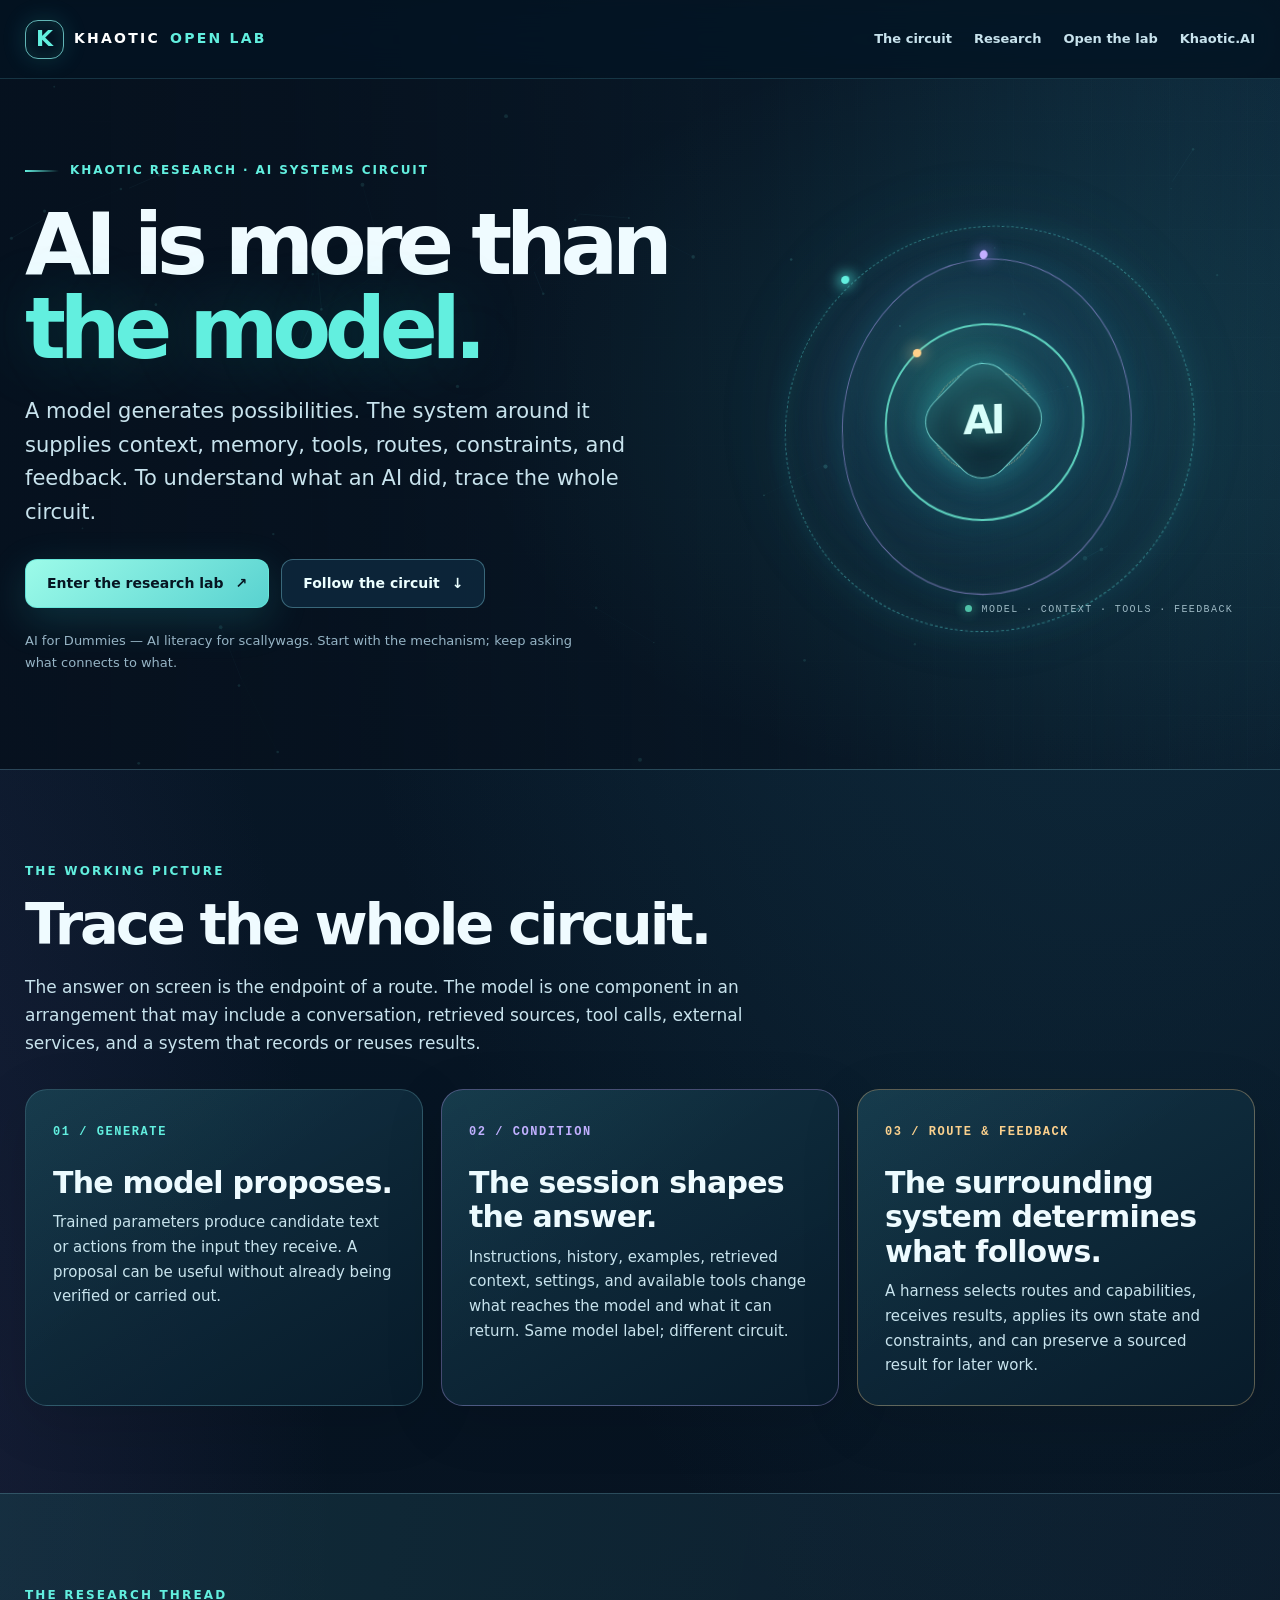
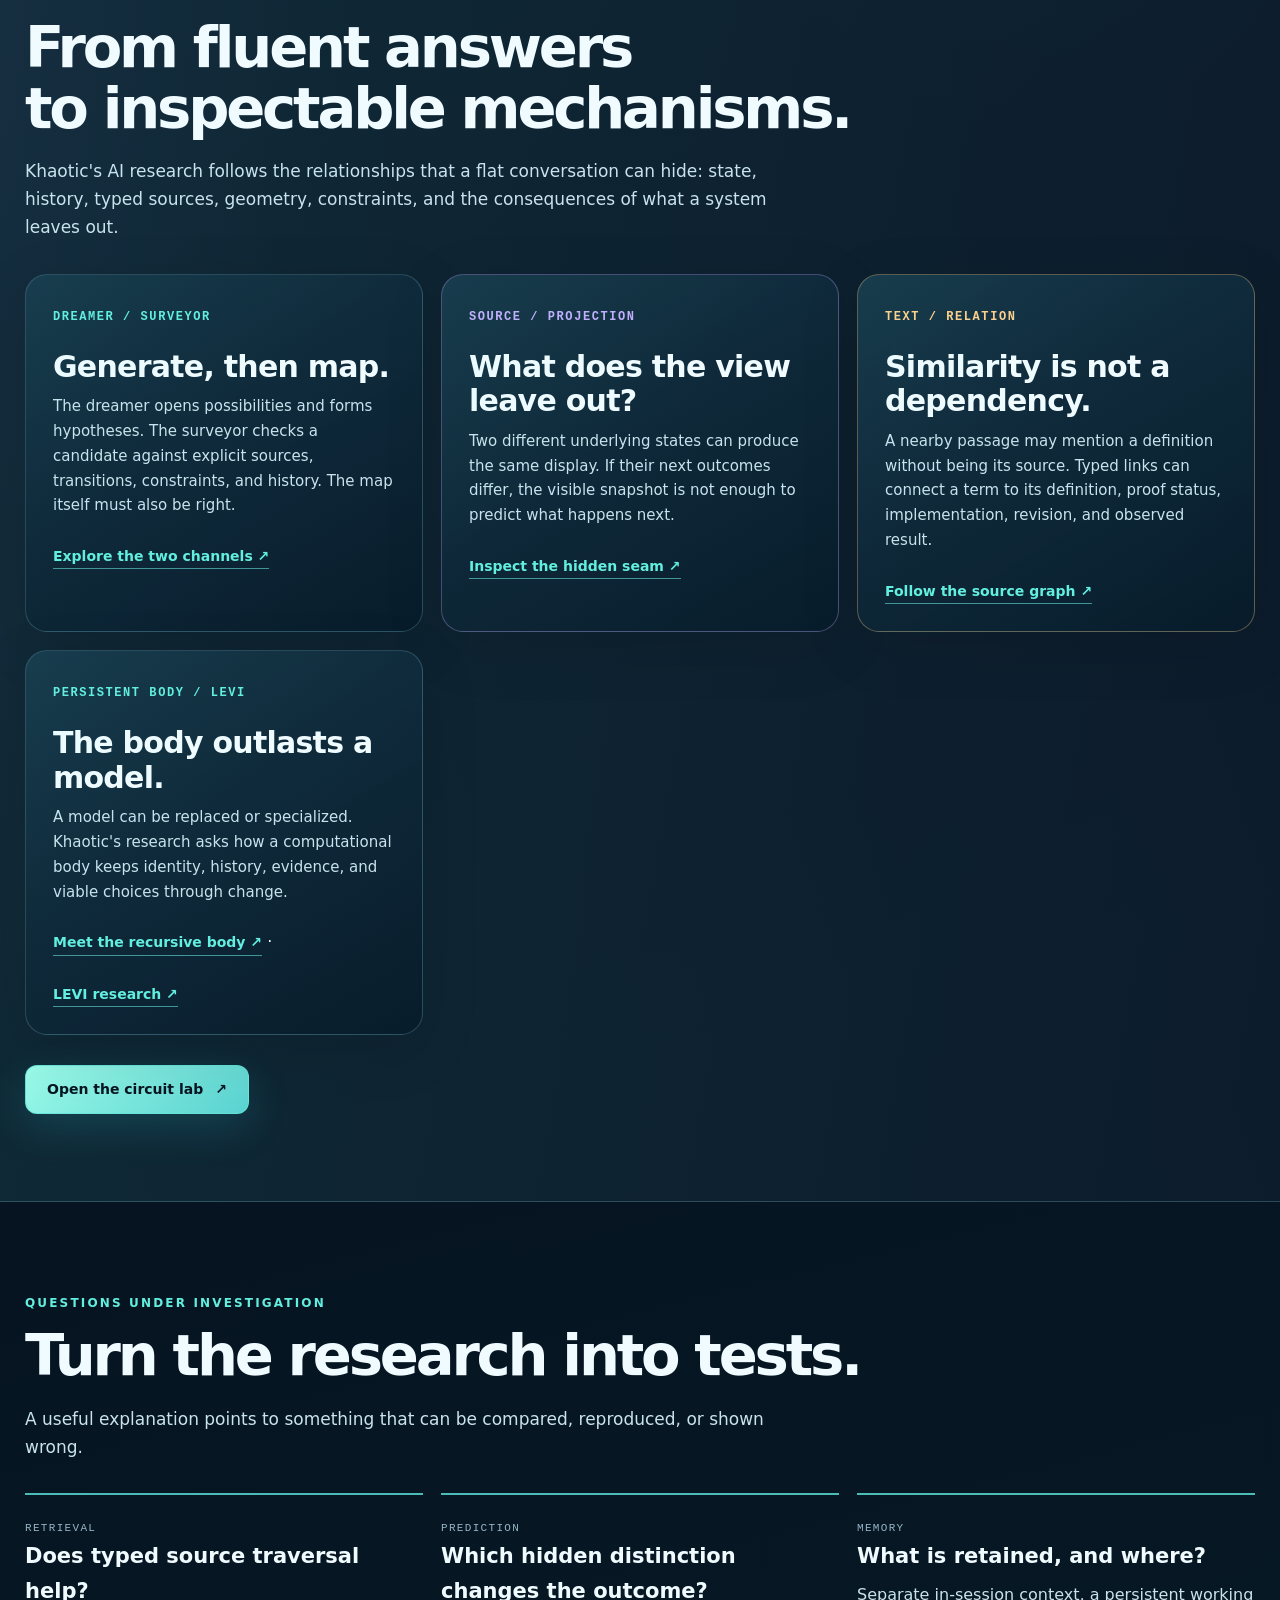
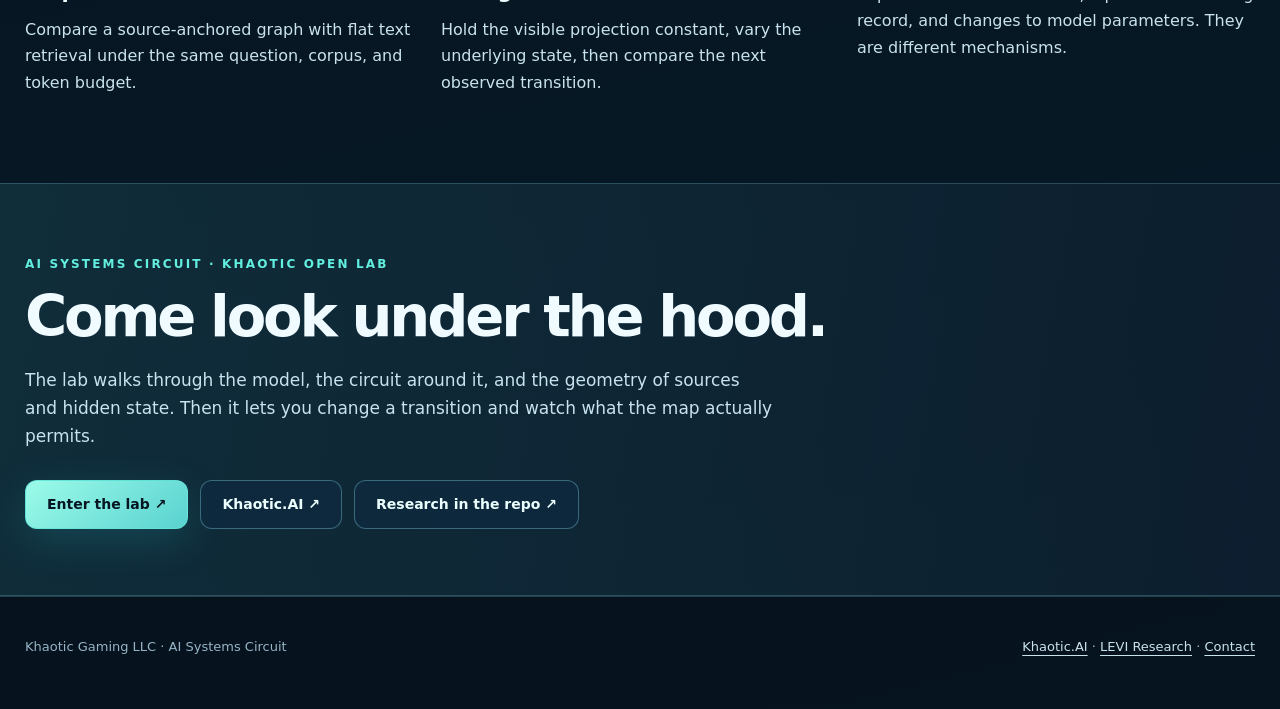
<file: docs/ai-systems-circuit/index.html>
<!doctype html>
<html lang="en">
<head>
<meta charset="utf-8">
<meta name="viewport" content="width=device-width,initial-scale=1">
<meta name="theme-color" content="#06111e">
<meta name="description" content="The Khaotic AI Systems Circuit: research on models, context, memory, tools, source graphs, geometry, and the systems that connect them.">
<meta property="og:title" content="AI Systems Circuit | Khaotic">
<meta property="og:description" content="The model is one part of the circuit. Explore Khaotic's research on AI systems, source geometry, and the hidden mechanisms behind visible outputs.">
<meta property="og:type" content="website">
<meta http-equiv="Content-Security-Policy" content="default-src 'none'; script-src 'self'; style-src 'self'; img-src 'self' data:; connect-src 'none'; base-uri 'none'; form-action 'none'; object-src 'none'; frame-src 'none'">
<link rel="stylesheet" href="../experience/portal.css">
<script defer src="../experience/portal.js"></script>
<title>AI Systems Circuit | Khaotic</title>
</head>
<body class="portal-surface">
<a class="p-skip" href="#main">Skip to main content</a>
<header class="p-nav"><nav class="p-shell p-nav-inner" aria-label="AI Systems Circuit">
<a class="p-brand" href="../organization/"><span class="p-brand-mark" aria-hidden="true">K</span>KHAOTIC <em>OPEN LAB</em></a>
<div class="p-links"><a href="#circuit">The circuit</a><a href="#research">Research</a><a href="./learn/">Open the lab</a><a href="../organization/">Khaotic.AI</a></div>
</nav></header>
<main id="main">
<section class="p-hero" aria-labelledby="title">
<canvas data-portal-sky aria-hidden="true"></canvas>
<div class="p-shell p-hero-grid">
<div class="p-hero-copy">
<span class="p-kicker">Khaotic research · AI Systems Circuit</span>
<h1 id="title" class="p-title">AI is more than<span class="glow"> the model.</span></h1>
<p class="p-intro">A model generates possibilities. The system around it supplies context, memory, tools, routes, constraints, and feedback. To understand what an AI did, trace the whole circuit.</p>
<div class="p-actions"><a class="p-button" href="./learn/">Enter the research lab <span aria-hidden="true">↗</span></a><a class="p-button alt" href="#circuit">Follow the circuit <span aria-hidden="true">↓</span></a></div>
<p class="p-caption">AI for Dummies — AI literacy for scallywags. Start with the mechanism; keep asking what connects to what.</p>
</div>
<div class="p-hero-art" aria-hidden="true"><div class="p-orbital"><div class="p-ring r1"></div><div class="p-ring r2"></div><div class="p-ring r3"></div><div class="p-ring r4"></div><div class="p-orb-core"><span>AI</span></div></div><span class="p-art-label">MODEL · CONTEXT · TOOLS · FEEDBACK</span></div>
</div></section>
<section id="circuit" class="p-section" aria-labelledby="circuit-title"><div class="p-shell">
<div class="p-viewport-title"><span class="p-section-label">The working picture</span><h2 id="circuit-title" class="p-h2">Trace the whole circuit.</h2><p class="p-copy">The answer on screen is the endpoint of a route. The model is one component in an arrangement that may include a conversation, retrieved sources, tool calls, external services, and a system that records or reuses results.</p></div>
<div class="p-card-grid">
<article class="p-panel"><span class="index">01 / GENERATE</span><h3>The model proposes.</h3><p>Trained parameters produce candidate text or actions from the input they receive. A proposal can be useful without already being verified or carried out.</p></article>
<article class="p-panel violet"><span class="index">02 / CONDITION</span><h3>The session shapes the answer.</h3><p>Instructions, history, examples, retrieved context, settings, and available tools change what reaches the model and what it can return. Same model label; different circuit.</p></article>
<article class="p-panel gold"><span class="index">03 / ROUTE &amp; FEEDBACK</span><h3>The surrounding system determines what follows.</h3><p>A harness selects routes and capabilities, receives results, applies its own state and constraints, and can preserve a sourced result for later work.</p></article>
</div>
</div></section>
<section id="research" class="p-section p-band" aria-labelledby="research-title"><div class="p-shell">
<div class="p-viewport-title"><span class="p-section-label">The research thread</span><h2 id="research-title" class="p-h2">From fluent answers<br>to inspectable mechanisms.</h2><p class="p-copy">Khaotic's AI research follows the relationships that a flat conversation can hide: state, history, typed sources, geometry, constraints, and the consequences of what a system leaves out.</p></div>
<div class="p-card-grid">
<article class="p-panel"><span class="index">DREAMER / SURVEYOR</span><h3>Generate, then map.</h3><p>The dreamer opens possibilities and forms hypotheses. The surveyor checks a candidate against explicit sources, transitions, constraints, and history. The map itself must also be right.</p><a href="./learn/#dreamer">Explore the two channels ↗</a></article>
<article class="p-panel violet"><span class="index">SOURCE / PROJECTION</span><h3>What does the view leave out?</h3><p>Two different underlying states can produce the same display. If their next outcomes differ, the visible snapshot is not enough to predict what happens next.</p><a href="./learn/#projection">Inspect the hidden seam ↗</a></article>
<article class="p-panel gold"><span class="index">TEXT / RELATION</span><h3>Similarity is not a dependency.</h3><p>A nearby passage may mention a definition without being its source. Typed links can connect a term to its definition, proof status, implementation, revision, and observed result.</p><a href="./learn/#source-graph">Follow the source graph ↗</a></article>
<article class="p-panel"><span class="index">PERSISTENT BODY / LEVI</span><h3>The body outlasts a model.</h3><p>A model can be replaced or specialized. Khaotic's research asks how a computational body keeps identity, history, evidence, and viable choices through change.</p><a href="./learn/#recursive-body">Meet the recursive body ↗</a> · <a href="https://github.com/K-haotic/K-haotic/blob/main/field-notes/LEVI.md">LEVI research ↗</a></article>
</div>
<div class="p-actions"><a class="p-button" href="./learn/">Open the circuit lab <span aria-hidden="true">↗</span></a></div>
</div></section>
<section class="p-section" aria-labelledby="questions-title"><div class="p-shell">
<div class="p-viewport-title"><span class="p-section-label">Questions under investigation</span><h2 id="questions-title" class="p-h2">Turn the research into tests.</h2><p class="p-copy">A useful explanation points to something that can be compared, reproduced, or shown wrong.</p></div>
<div class="p-steps">
<div><span class="p-micro">RETRIEVAL</span><strong>Does typed source traversal help?</strong><p>Compare a source-anchored graph with flat text retrieval under the same question, corpus, and token budget.</p></div>
<div><span class="p-micro">PREDICTION</span><strong>Which hidden distinction changes the outcome?</strong><p>Hold the visible projection constant, vary the underlying state, then compare the next observed transition.</p></div>
<div><span class="p-micro">MEMORY</span><strong>What is retained, and where?</strong><p>Separate in-session context, a persistent working record, and changes to model parameters. They are different mechanisms.</p></div>
</div>
</div></section>
<section class="p-section p-band tight" aria-labelledby="enter-title"><div class="p-shell">
<span class="p-section-label">AI Systems Circuit · Khaotic Open Lab</span><h2 id="enter-title" class="p-h2">Come look under the hood.</h2><p class="p-copy">The lab walks through the model, the circuit around it, and the geometry of sources and hidden state. Then it lets you change a transition and watch what the map actually permits.</p>
<div class="p-actions"><a href="./learn/" class="p-button">Enter the lab ↗</a><a href="../organization/" class="p-button alt">Khaotic.AI ↗</a><a href="https://github.com/K-haotic/K-haotic/tree/main/field-notes" class="p-button alt">Research in the repo ↗</a></div>
</div></section>
</main>
<footer class="p-footer"><div class="p-shell p-footline"><span>Khaotic Gaming LLC · AI Systems Circuit</span><span><a href="../organization/">Khaotic.AI</a> · <a href="../">LEVI Research</a> · <a href="mailto:admin@khaotic.ai?subject=AI%20Systems%20Circuit">Contact</a></span></div></footer>
</body>
</html>
</file>
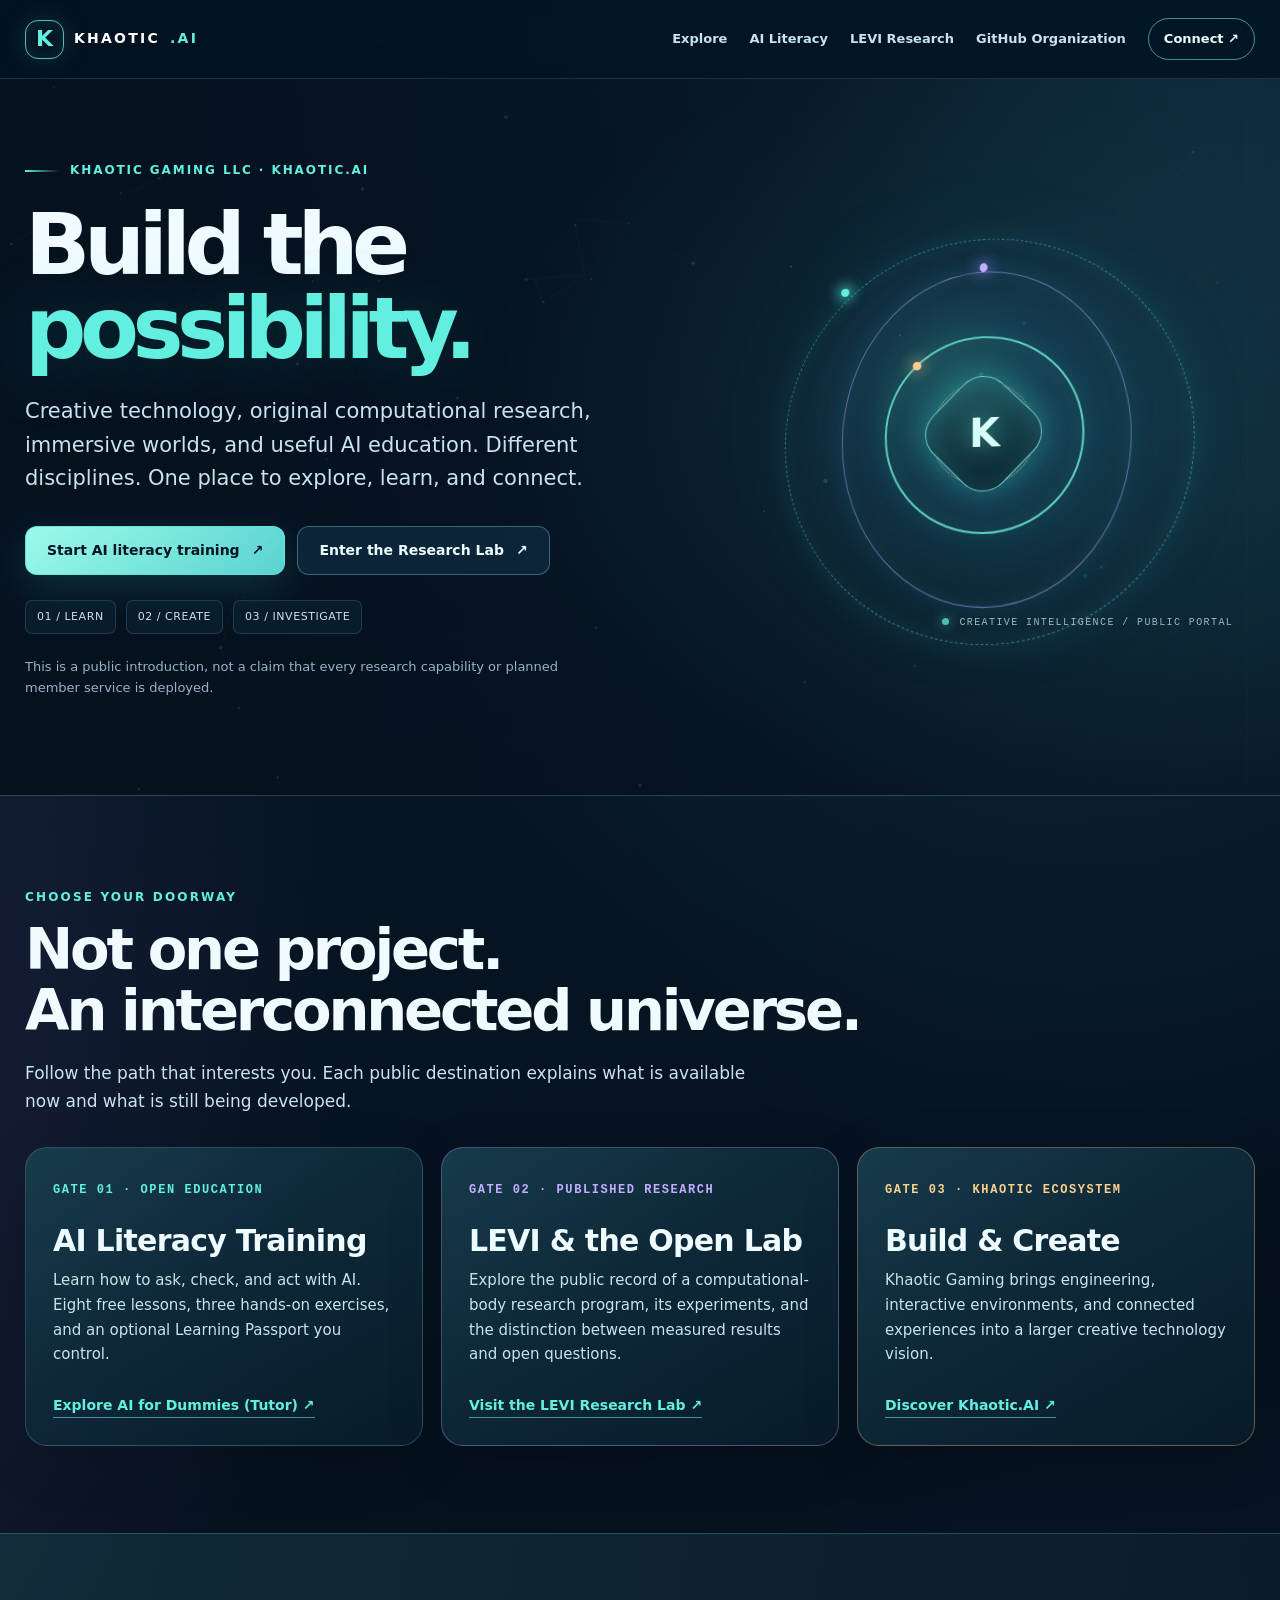
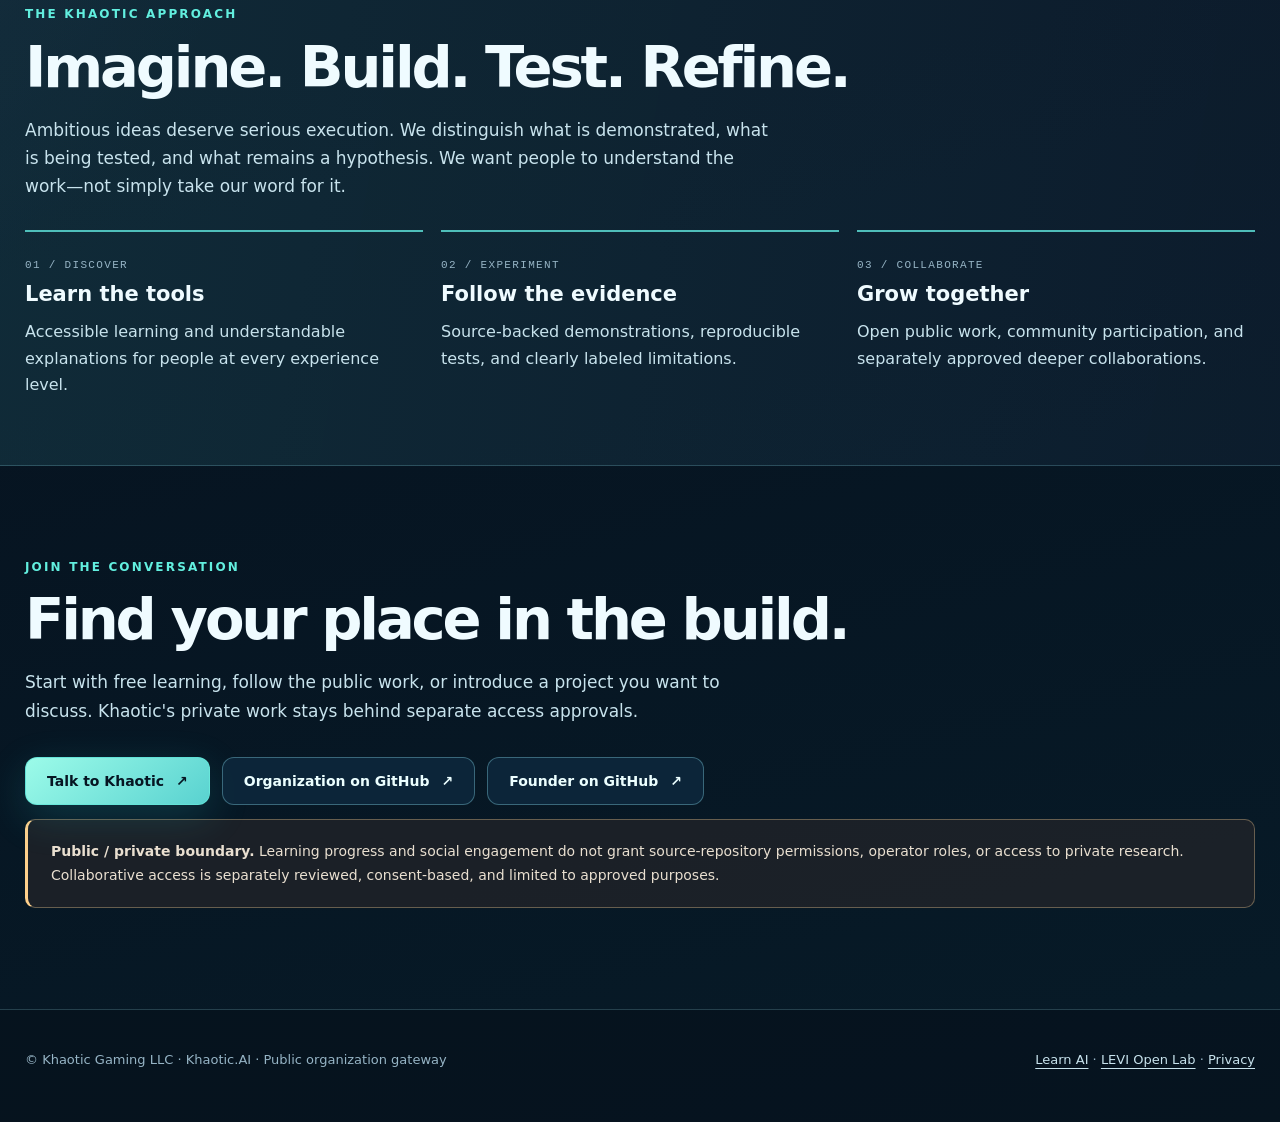
<file: docs/organization/index.html>
<!doctype html>
<html lang="en">
<head>
<meta charset="utf-8">
<meta name="viewport" content="width=device-width,initial-scale=1">
<meta name="theme-color" content="#06111e">
<meta name="description" content="Khaotic Gaming LLC and Khaotic.AI: creative technology, practical AI literacy, original research, and a community that builds together. Explore our open learning lab and research.">
<meta property="og:title" content="KHAOTIC.AI — A Universe of Possibility">
<meta property="og:description" content="A public entrance to Khaotic Gaming LLC, AI literacy training, LEVI research and collaboration.">
<meta property="og:type" content="website">
<meta http-equiv="Content-Security-Policy" content="default-src 'none'; script-src 'self'; style-src 'self'; img-src 'self' data:; connect-src 'none'; base-uri 'none'; form-action 'none'; object-src 'none'; frame-src 'none'">
<link rel="stylesheet" href="../experience/portal.css">
<script defer src="../experience/portal.js"></script>
<title>KHAOTIC.AI — A Universe of Possibility</title>
</head>
<body class="portal-surface">
<a class="p-skip" href="#main">Skip to main content</a>
<header class="p-nav">
  <nav class="p-shell p-nav-inner" aria-label="Primary navigation">
    <a class="p-brand" href="./" aria-label="Khaotic public organization front door"><span class="p-brand-mark" aria-hidden="true">K</span>KHAOTIC <em>.AI</em></a>
    <div class="p-links">
      <a href="#explore">Explore</a>
      <a href="../ai-systems-circuit/">AI Literacy</a>
      <a href="../">LEVI Research</a>
      <a href="https://github.com/Khaotic-ai" rel="noopener">GitHub Organization</a>
      <a class="p-nav-cta" href="#connect">Connect ↗</a>
    </div>
  </nav>
</header>
<main id="main">
<section class="p-hero" aria-labelledby="org-title">
  <canvas id="portal-sky" data-portal-sky aria-hidden="true"></canvas>
  <div class="p-shell p-hero-grid">
    <div class="p-hero-copy">
      <span class="p-kicker">Khaotic Gaming LLC · Khaotic.AI</span>
      <h1 id="org-title" class="p-title">Build the<br><span class="glow">possibility.</span></h1>
      <p class="p-intro">Creative technology, original computational research, immersive worlds, and useful AI education. Different disciplines. One place to explore, learn, and connect.</p>
      <div class="p-actions">
        <a class="p-button" href="../ai-systems-circuit/">Start AI literacy training <span aria-hidden="true">↗</span></a>
        <a class="p-button alt" href="../">Enter the Research Lab <span aria-hidden="true">↗</span></a>
      </div>
      <div class="p-ledger" aria-label="Public workstreams"><span>01 / LEARN</span><span>02 / CREATE</span><span>03 / INVESTIGATE</span></div>
      <p class="p-caption">This is a public introduction, not a claim that every research capability or planned member service is deployed.</p>
    </div>
    <div class="p-hero-art" aria-hidden="true">
      <div class="p-orbital">
        <div class="p-ring r1"></div><div class="p-ring r2"></div>
        <div class="p-ring r3"></div><div class="p-ring r4"></div>
        <div class="p-orb-core"><span>K</span></div>
      </div>
      <span class="p-art-label">CREATIVE INTELLIGENCE / PUBLIC PORTAL</span>
    </div>
  </div>
</section>
<section id="explore" class="p-section" aria-labelledby="paths-title">
  <div class="p-shell">
    <div class="p-viewport-title">
      <span class="p-section-label">Choose your doorway</span>
      <h2 id="paths-title" class="p-h2">Not one project.<br>An interconnected universe.</h2>
      <p class="p-copy">Follow the path that interests you. Each public destination explains what is available now and what is still being developed.</p>
    </div>
    <div class="p-card-grid">
      <article class="p-panel">
        <span class="index">GATE 01 · OPEN EDUCATION</span>
        <h3>AI Literacy Training</h3>
        <p>Learn how to ask, check, and act with AI. Eight free lessons, three hands-on exercises, and an optional Learning Passport you control.</p>
        <a href="../ai-systems-circuit/">Explore AI for Dummies (Tutor) <span aria-hidden="true">&nbsp;↗</span></a>
      </article>
      <article class="p-panel violet">
        <span class="index">GATE 02 · PUBLISHED RESEARCH</span>
        <h3>LEVI &amp; the Open Lab</h3>
        <p>Explore the public record of a computational-body research program, its experiments, and the distinction between measured results and open questions.</p>
        <a href="../">Visit the LEVI Research Lab <span aria-hidden="true">&nbsp;↗</span></a>
      </article>
      <article class="p-panel gold">
        <span class="index">GATE 03 · KHAOTIC ECOSYSTEM</span>
        <h3>Build &amp; Create</h3>
        <p>Khaotic Gaming brings engineering, interactive environments, and connected experiences into a larger creative technology vision.</p>
        <a href="https://khaotic.ai/" rel="noopener">Discover Khaotic.AI <span aria-hidden="true">&nbsp;↗</span></a>
      </article>
    </div>
  </div>
</section>
<section class="p-section p-band tight" aria-labelledby="way-title">
  <div class="p-shell">
    <span class="p-section-label">The Khaotic approach</span>
    <h2 id="way-title" class="p-h2">Imagine. Build. Test. Refine.</h2>
    <p class="p-copy">Ambitious ideas deserve serious execution. We distinguish what is demonstrated, what is being tested, and what remains a hypothesis. We want people to understand the work—not simply take our word for it.</p>
    <div class="p-steps">
      <div><span class="p-micro">01 / DISCOVER</span><strong>Learn the tools</strong><p>Accessible learning and understandable explanations for people at every experience level.</p></div>
      <div><span class="p-micro">02 / EXPERIMENT</span><strong>Follow the evidence</strong><p>Source-backed demonstrations, reproducible tests, and clearly labeled limitations.</p></div>
      <div><span class="p-micro">03 / COLLABORATE</span><strong>Grow together</strong><p>Open public work, community participation, and separately approved deeper collaborations.</p></div>
    </div>
  </div>
</section>
<section id="connect" class="p-section" aria-labelledby="connect-title">
  <div class="p-shell">
    <div class="p-viewport-title">
      <span class="p-section-label">Join the conversation</span>
      <h2 id="connect-title" class="p-h2">Find your place in the build.</h2>
      <p class="p-copy">Start with free learning, follow the public work, or introduce a project you want to discuss. Khaotic's private work stays behind separate access approvals.</p>
    </div>
    <div class="p-actions">
      <a class="p-button" href="mailto:admin@khaotic.ai?subject=Khaotic%20Collaboration">Talk to Khaotic <span aria-hidden="true">↗</span></a>
      <a class="p-button alt" href="https://github.com/Khaotic-ai" rel="noopener">Organization on GitHub <span aria-hidden="true">↗</span></a>
      <a class="p-button alt" href="https://github.com/K-haotic" rel="noopener">Founder on GitHub <span aria-hidden="true">↗</span></a>
    </div>
    <p class="p-disclaimer"><strong>Public / private boundary.</strong> Learning progress and social engagement do not grant source-repository permissions, operator roles, or access to private research. Collaborative access is separately reviewed, consent-based, and limited to approved purposes.</p>
  </div>
</section>
</main>
<footer class="p-footer"><div class="p-shell p-footline"><span>© Khaotic Gaming LLC · Khaotic.AI · Public organization gateway</span><span><a href="../ai-systems-circuit/">Learn AI</a> · <a href="../">LEVI Open Lab</a> · <a href="https://khaotic.ai/privacy">Privacy</a></span></div></footer>
</body>
</html>
</file>
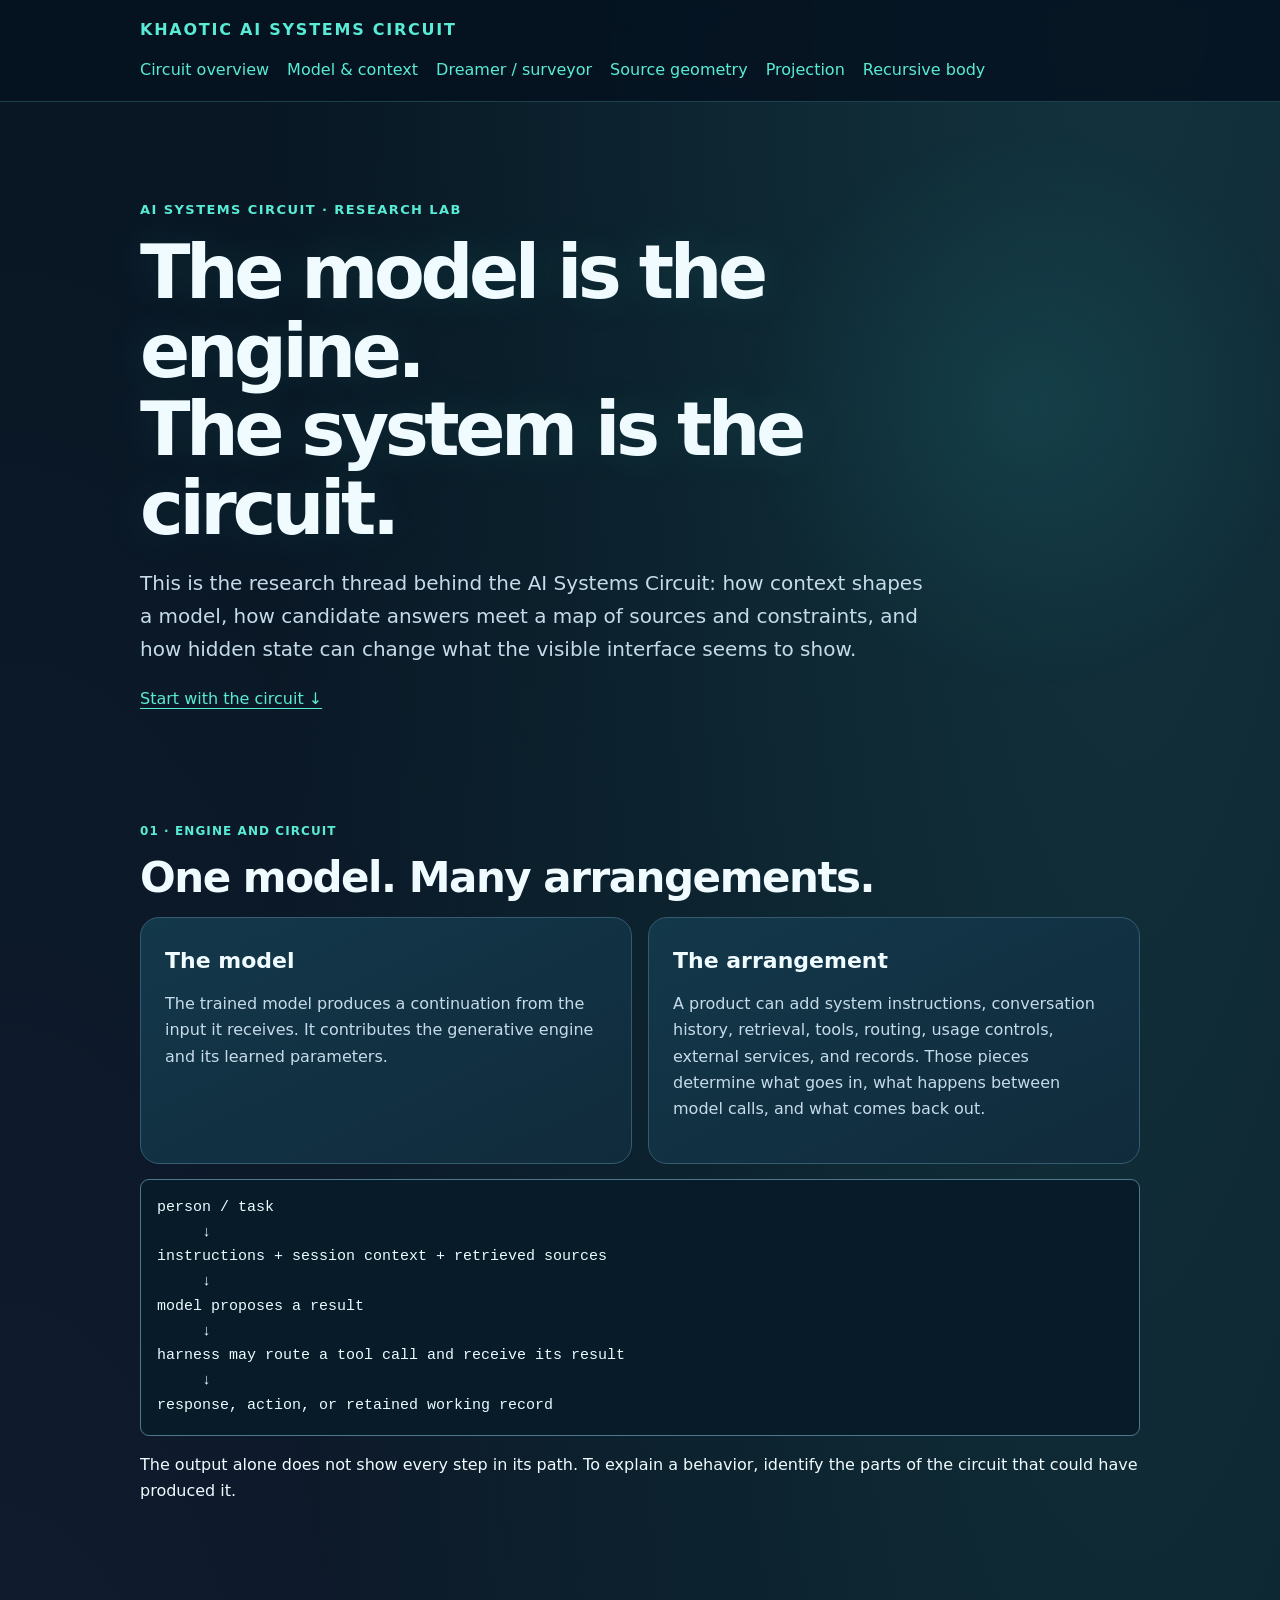
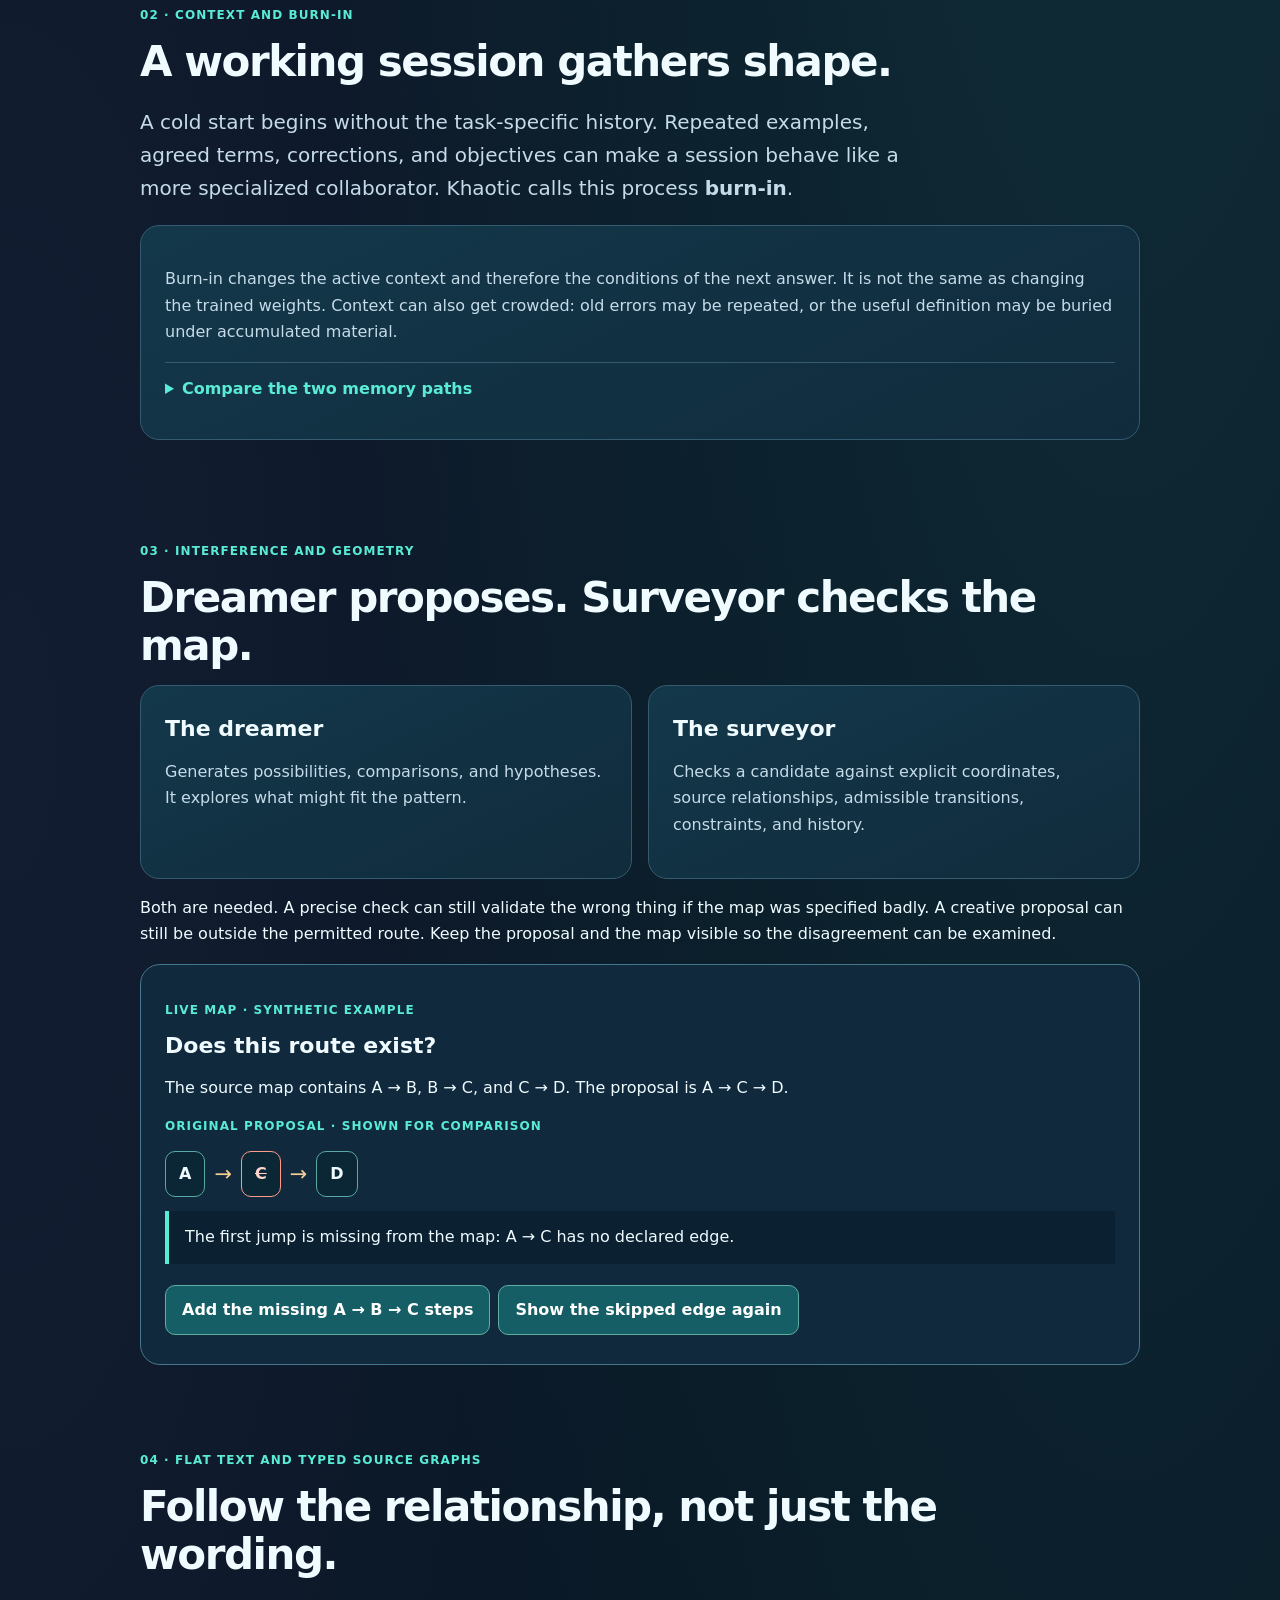
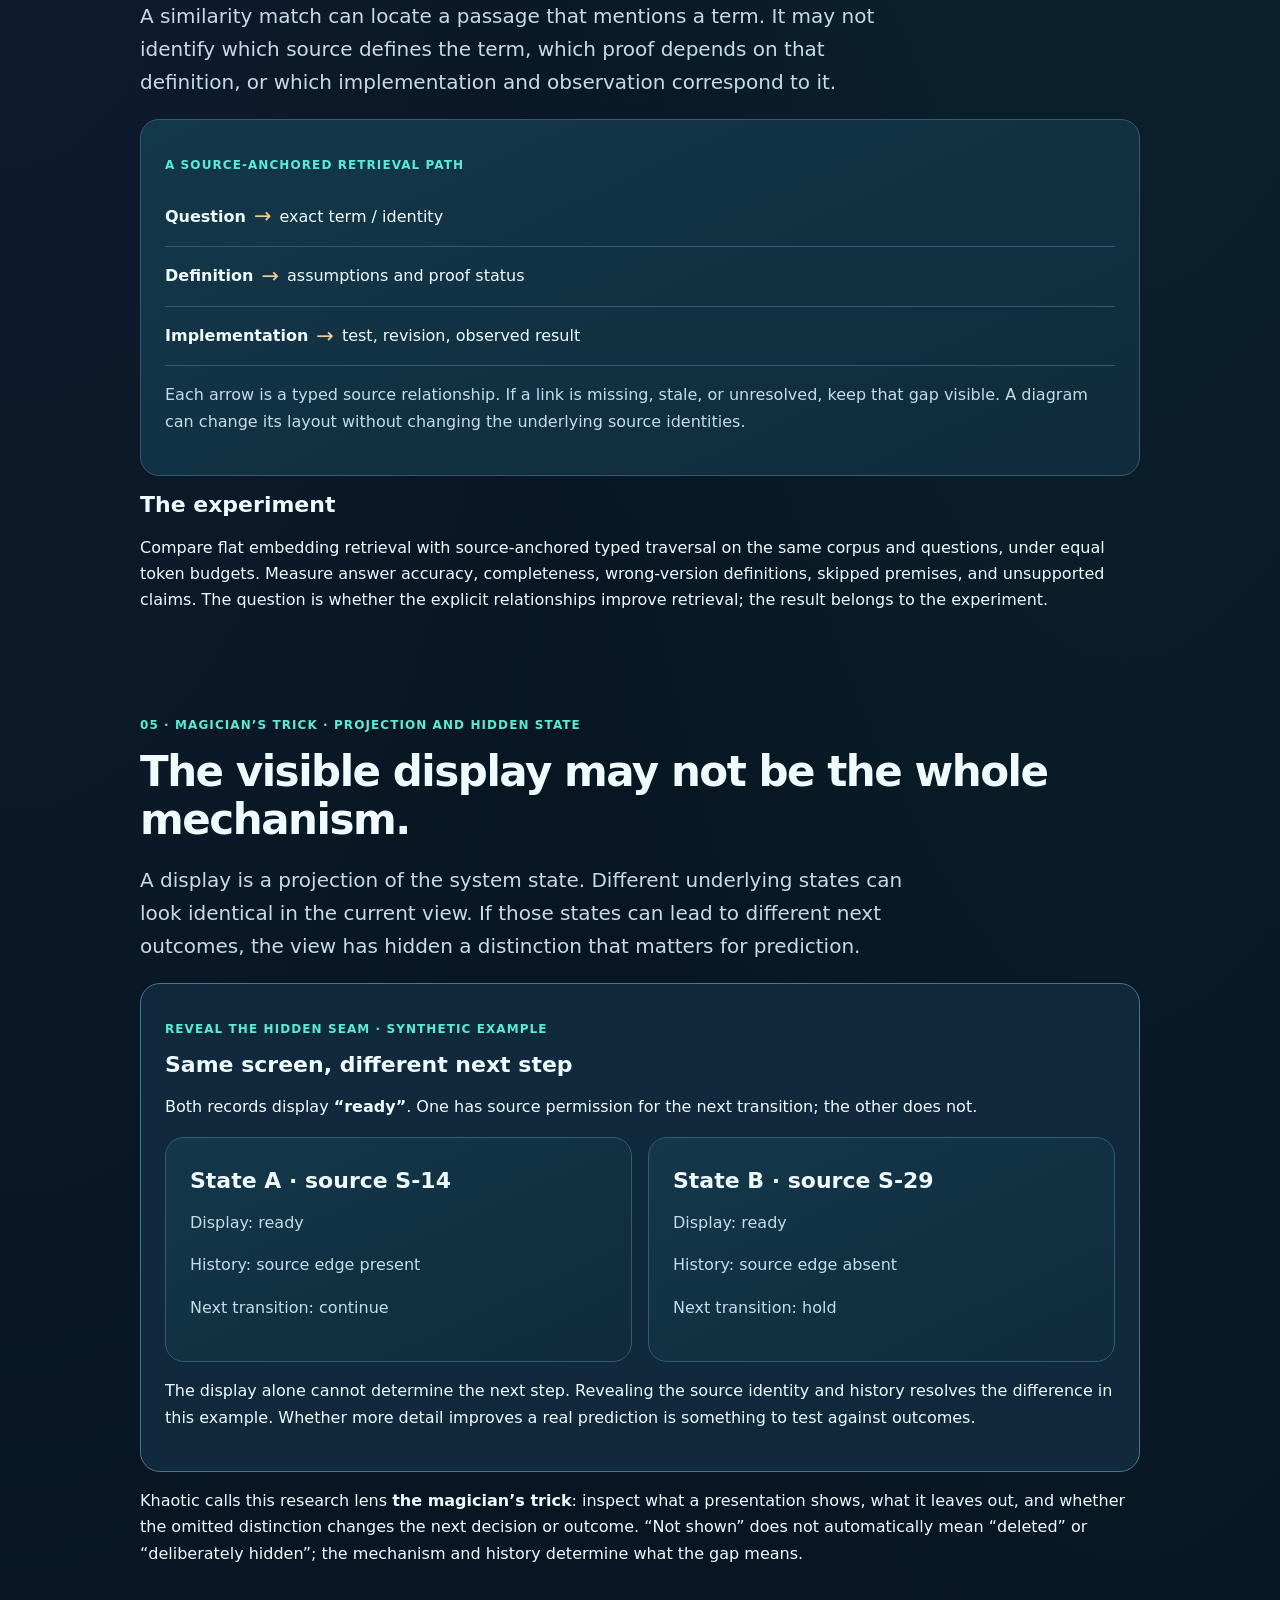
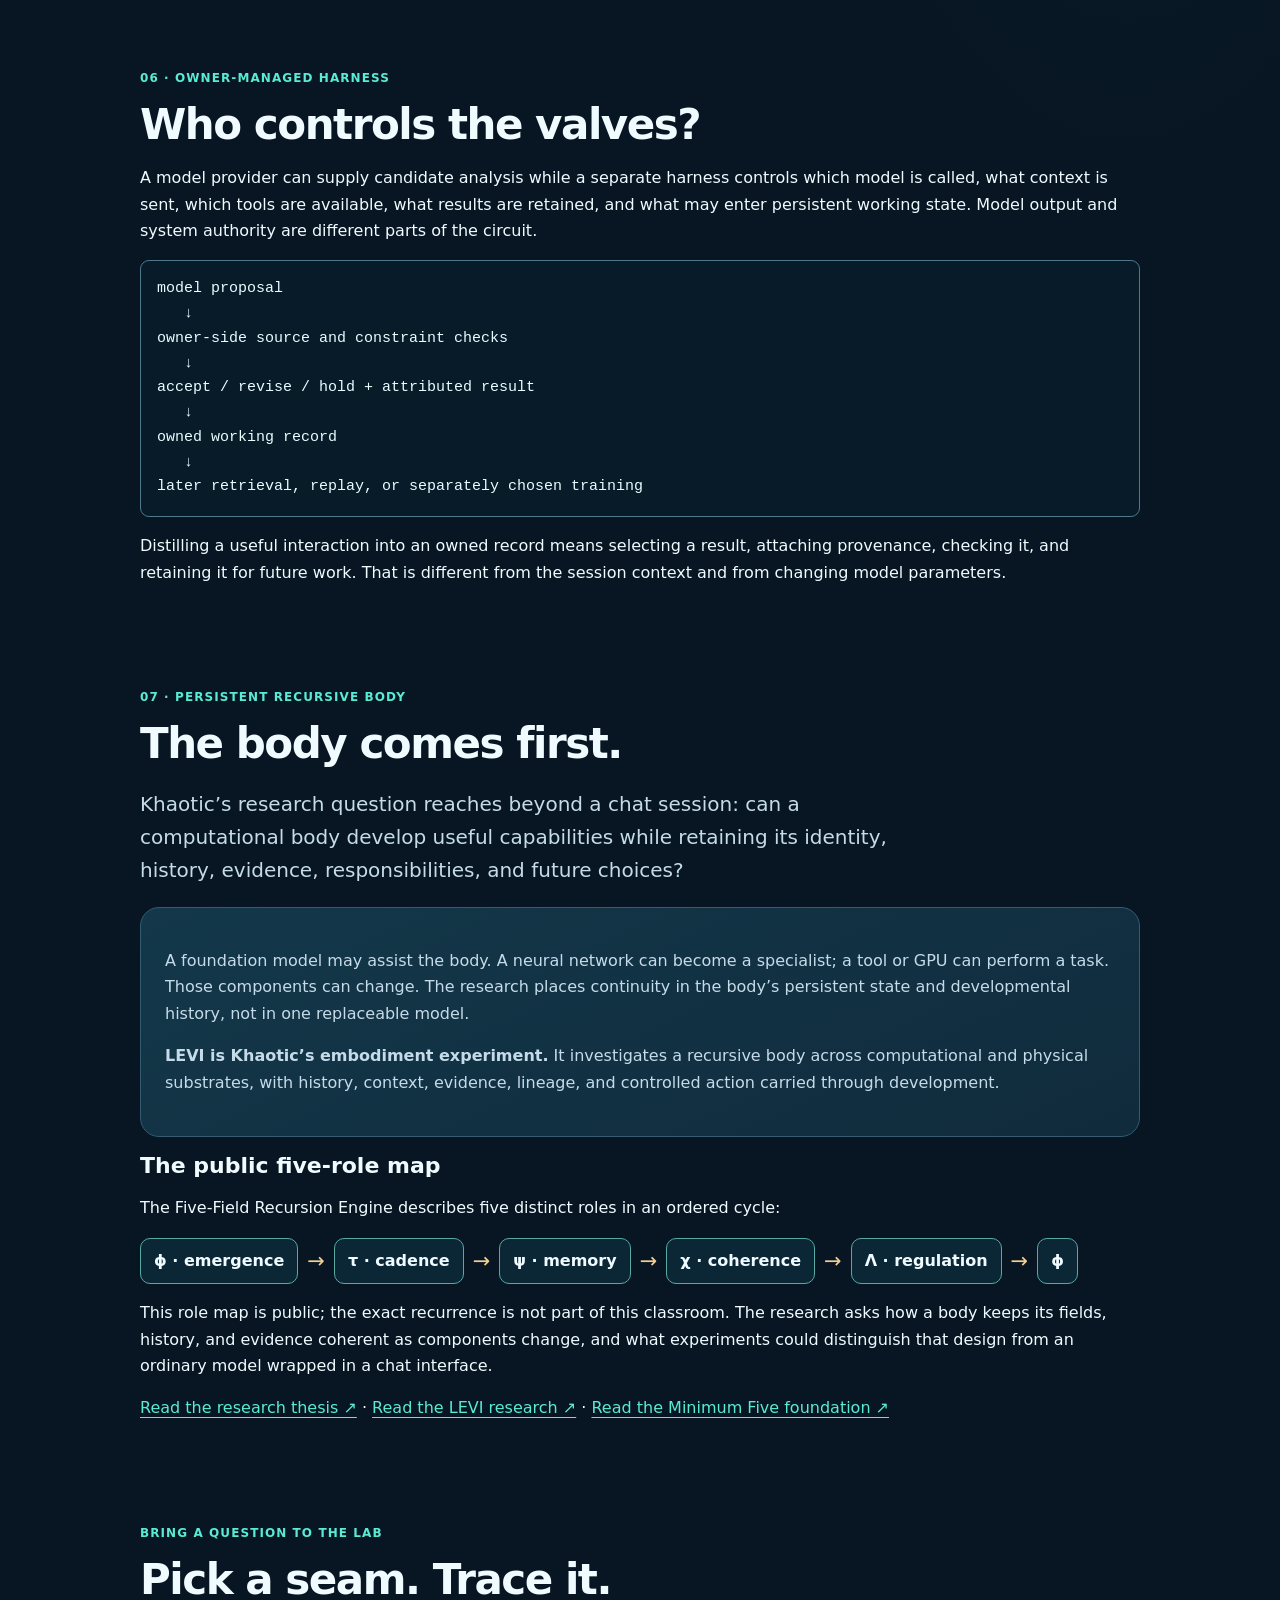
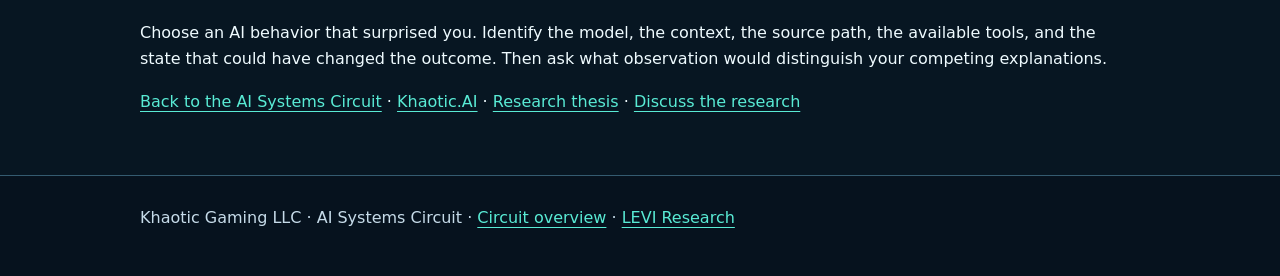
<file: docs/ai-systems-circuit/learn/index.html>
<!doctype html>
<html lang="en">
<head>
<meta charset="utf-8">
<meta name="viewport" content="width=device-width,initial-scale=1">
<meta name="theme-color" content="#06111e">
<meta name="description" content="Explore Khaotic's AI research: model, context, burn-in, dreamer and surveyor, typed source graphs, projection, hidden state, and the owner-managed circuit.">
<meta http-equiv="Content-Security-Policy" content="default-src 'none'; script-src 'self'; style-src 'self' 'unsafe-inline'; base-uri 'none'; form-action 'none'; connect-src 'none'; object-src 'none'; frame-src 'none'">
<title>Circuit Lab | AI Systems Circuit — Khaotic</title>
<link rel="stylesheet" href="../../experience/portal.css">
<style>
:root{color-scheme:dark;--bg:#081523;--panel:#102b3c;--line:#345b70;--text:#f0fcff;--muted:#c6dbe9;--aqua:#59ebd5;--gold:#f2ce94}
*{box-sizing:border-box}html{scroll-behavior:smooth}body{margin:0;background:radial-gradient(ellipse at 55% -12%,#22465a,var(--bg) 57%);font:16px/1.7 system-ui,-apple-system,"Segoe UI",sans-serif;color:var(--text)}a{color:var(--aqua);text-underline-offset:3px}a:hover{color:white}a:focus-visible,button:focus-visible{outline:3px solid var(--gold);outline-offset:3px}.wrap{width:min(1000px,calc(100% - 36px));margin:auto}header{border-bottom:1px solid var(--line);background:#0c2232}nav{display:flex;align-items:center;justify-content:space-between;gap:14px;flex-wrap:wrap;padding:17px 0}.brand{text-decoration:none;font-weight:900;color:#fff;letter-spacing:.11em}.brand strong{color:var(--aqua)}nav .links{display:flex;flex-wrap:wrap;gap:18px}header a{text-decoration:none}.hero{padding:68px 0 34px}.eyebrow{color:var(--aqua);font-size:13px;letter-spacing:.11em;text-transform:uppercase;font-weight:900}h1{font-size:clamp(42px,7.5vw,74px);letter-spacing:-.06em;line-height:1.06;margin:12px 0 20px}h2{font-size:clamp(27px,4vw,42px);line-height:1.15;letter-spacing:-.035em;margin:0 0 15px}h3{font-size:22px;line-height:1.2;margin:6px 0 10px}.lead{font-size:20px;color:var(--muted);max-width:790px}.small{font-size:14px;color:var(--muted)}section{padding:30px 0 44px}.panel{background:linear-gradient(155deg,#13384a,var(--panel));border:1px solid var(--line);border-radius:19px;padding:24px;margin:16px 0}.panel p{color:var(--muted)}.tag{color:var(--aqua);font-size:12px;font-weight:900;letter-spacing:.09em;text-transform:uppercase}.columns{display:grid;grid-template-columns:repeat(2,minmax(0,1fr));gap:16px}.columns>.panel{margin:0}.flow{white-space:pre-wrap;overflow-wrap:anywhere;border:1px solid #4e798c;border-radius:9px;background:#081b29;color:#eafcff;padding:16px;font:15px/1.65 ui-monospace,Consolas,monospace}.lab{border:1px solid #45788c;border-radius:20px;background:#10293c;padding:24px;margin-top:16px}.lab button{font:inherit;font-weight:800;cursor:pointer;border:1px solid #5faea3;border-radius:10px;background:#155e65;color:white;padding:11px 16px;margin:5px 8px 5px 0}.lab button:hover{background:#1b787d}.status{border-left:4px solid var(--aqua);background:#0b2030;padding:13px 16px;margin-top:14px;min-height:50px}.node-line{display:flex;gap:9px;align-items:center;flex-wrap:wrap;margin:14px 0}.node{border:1px solid #57a9a2;background:#0b2736;border-radius:10px;padding:9px 13px;font-weight:800}.edge{font-size:21px;color:var(--gold)}.missing{border-color:#ff9c89;color:#ffd5ca;text-decoration:line-through}.source-link{display:flex;flex-wrap:wrap;gap:8px;align-items:center;padding:12px 0;border-bottom:1px solid #345b70}.source-link:last-child{border:0}details{border-top:1px solid var(--line);padding:13px 0;margin-top:14px}summary{cursor:pointer;color:var(--aqua);font-weight:800}footer{border-top:1px solid var(--line);padding:29px 0 45px;color:var(--muted)}@media(max-width:700px){.columns{grid-template-columns:1fr}.hero{padding-top:43px}.lab,.panel{padding:18px}}@media(prefers-reduced-motion:reduce){html{scroll-behavior:auto}}
</style>
<script defer src="./circuit-lab.js?v=2"></script>
</head>
<body class="portal-surface lesson-page">
<header><nav class="wrap" aria-label="Circuit Lab navigation"><a class="brand" href="../">KHAOTIC <strong>AI SYSTEMS CIRCUIT</strong></a><div class="links"><a href="../">Circuit overview</a><a href="#model">Model &amp; context</a><a href="#dreamer">Dreamer / surveyor</a><a href="#source-graph">Source geometry</a><a href="#projection">Projection</a><a href="#recursive-body">Recursive body</a></div></nav></header>
<main id="main">
<section class="hero"><div class="wrap"><p class="eyebrow">AI Systems Circuit · Research lab</p><h1>The model is the engine.<br>The system is the circuit.</h1><p class="lead">This is the research thread behind the AI Systems Circuit: how context shapes a model, how candidate answers meet a map of sources and constraints, and how hidden state can change what the visible interface seems to show.</p><p><a href="#model">Start with the circuit ↓</a></p></div></section>
<section id="model"><div class="wrap"><p class="tag">01 · Engine and circuit</p><h2>One model. Many arrangements.</h2><div class="columns"><article class="panel"><h3>The model</h3><p>The trained model produces a continuation from the input it receives. It contributes the generative engine and its learned parameters.</p></article><article class="panel"><h3>The arrangement</h3><p>A product can add system instructions, conversation history, retrieval, tools, routing, usage controls, external services, and records. Those pieces determine what goes in, what happens between model calls, and what comes back out.</p></article></div><pre class="flow">person / task
     ↓
instructions + session context + retrieved sources
     ↓
model proposes a result
     ↓
harness may route a tool call and receive its result
     ↓
response, action, or retained working record</pre><p>The output alone does not show every step in its path. To explain a behavior, identify the parts of the circuit that could have produced it.</p></div></section>
<section id="burn-in"><div class="wrap"><p class="tag">02 · Context and burn-in</p><h2>A working session gathers shape.</h2><p class="lead">A cold start begins without the task-specific history. Repeated examples, agreed terms, corrections, and objectives can make a session behave like a more specialized collaborator. Khaotic calls this process <strong>burn-in</strong>.</p><div class="panel"><p>Burn-in changes the active context and therefore the conditions of the next answer. It is not the same as changing the trained weights. Context can also get crowded: old errors may be repeated, or the useful definition may be buried under accumulated material.</p><details><summary>Compare the two memory paths</summary><p><strong>Session path:</strong> add examples and corrections to the context, then ask again.</p><p><strong>Persistent path:</strong> select a result, attach its source and revision, and retain it in a separate working record for later retrieval.</p><p><strong>Training path:</strong> change model parameters through a distinct training or fine-tuning process. A saved note by itself does not do that.</p></details></div></div></section>
<section id="dreamer"><div class="wrap"><p class="tag">03 · Interference and geometry</p><h2>Dreamer proposes. Surveyor checks the map.</h2><div class="columns"><article class="panel"><h3>The dreamer</h3><p>Generates possibilities, comparisons, and hypotheses. It explores what might fit the pattern.</p></article><article class="panel"><h3>The surveyor</h3><p>Checks a candidate against explicit coordinates, source relationships, admissible transitions, constraints, and history.</p></article></div><p>Both are needed. A precise check can still validate the wrong thing if the map was specified badly. A creative proposal can still be outside the permitted route. Keep the proposal and the map visible so the disagreement can be examined.</p>
<div class="lab" aria-labelledby="route-title"><p class="tag">Live map · synthetic example</p><h3 id="route-title">Does this route exist?</h3><p>The source map contains A → B, B → C, and C → D. The proposal is A → C → D.</p><p class="tag">Original proposal · shown for comparison</p><div class="node-line" aria-label="Proposed route"><span class="node">A</span><span class="edge">→</span><span id="route-node" class="node missing">C</span><span class="edge">→</span><span class="node">D</span></div><p id="route-status" class="status" role="status" aria-live="polite">The first jump is missing from the map: A → C has no declared edge.</p><button type="button" id="repair-edge">Add the missing A → B → C steps</button><button type="button" id="break-edge">Show the skipped edge again</button><div id="verified-route" hidden><p class="tag">Map-checked route · every edge is present</p><p class="node-line" aria-label="Verified route"><span class="node">A</span><span class="edge">→</span><span class="node">B</span><span class="edge">→</span><span class="node">C</span><span class="edge">→</span><span class="node">D</span></p><p>The revised proposal follows the declared adjacency. Other constraints, such as cost or capacity, would need their own checks.</p></div></div></div></section>
<section id="source-graph"><div class="wrap"><p class="tag">04 · Flat text and typed source graphs</p><h2>Follow the relationship, not just the wording.</h2><p class="lead">A similarity match can locate a passage that mentions a term. It may not identify which source defines the term, which proof depends on that definition, or which implementation and observation correspond to it.</p><div class="panel"><p class="tag">A source-anchored retrieval path</p><div class="source-link"><strong>Question</strong><span class="edge">→</span><span>exact term / identity</span></div><div class="source-link"><strong>Definition</strong><span class="edge">→</span><span>assumptions and proof status</span></div><div class="source-link"><strong>Implementation</strong><span class="edge">→</span><span>test, revision, observed result</span></div><p>Each arrow is a typed source relationship. If a link is missing, stale, or unresolved, keep that gap visible. A diagram can change its layout without changing the underlying source identities.</p></div><h3>The experiment</h3><p>Compare flat embedding retrieval with source-anchored typed traversal on the same corpus and questions, under equal token budgets. Measure answer accuracy, completeness, wrong-version definitions, skipped premises, and unsupported claims. The question is whether the explicit relationships improve retrieval; the result belongs to the experiment.</p></div></section>
<section id="projection"><div class="wrap"><p class="tag">05 · Magician’s trick · projection and hidden state</p><h2>The visible display may not be the whole mechanism.</h2><p class="lead">A display is a projection of the system state. Different underlying states can look identical in the current view. If those states can lead to different next outcomes, the view has hidden a distinction that matters for prediction.</p><div class="lab"><p class="tag">Reveal the hidden seam · synthetic example</p><h3>Same screen, different next step</h3><p>Both records display <strong>“ready”</strong>. One has source permission for the next transition; the other does not.</p><div class="columns"><article class="panel"><h3>State A · source S-14</h3><p>Display: ready</p><p>History: source edge present</p><p>Next transition: continue</p></article><article class="panel"><h3>State B · source S-29</h3><p>Display: ready</p><p>History: source edge absent</p><p>Next transition: hold</p></article></div><p>The display alone cannot determine the next step. Revealing the source identity and history resolves the difference in this example. Whether more detail improves a real prediction is something to test against outcomes.</p></div><p>Khaotic calls this research lens <strong>the magician’s trick</strong>: inspect what a presentation shows, what it leaves out, and whether the omitted distinction changes the next decision or outcome. “Not shown” does not automatically mean “deleted” or “deliberately hidden”; the mechanism and history determine what the gap means.</p></div></section>
<section id="harness"><div class="wrap"><p class="tag">06 · Owner-managed harness</p><h2>Who controls the valves?</h2><p>A model provider can supply candidate analysis while a separate harness controls which model is called, what context is sent, which tools are available, what results are retained, and what may enter persistent working state. Model output and system authority are different parts of the circuit.</p><pre class="flow">model proposal
   ↓
owner-side source and constraint checks
   ↓
accept / revise / hold + attributed result
   ↓
owned working record
   ↓
later retrieval, replay, or separately chosen training</pre><p>Distilling a useful interaction into an owned record means selecting a result, attaching provenance, checking it, and retaining it for future work. That is different from the session context and from changing model parameters.</p></div></section>
<section id="recursive-body"><div class="wrap"><p class="tag">07 · Persistent recursive body</p><h2>The body comes first.</h2><p class="lead">Khaotic’s research question reaches beyond a chat session: can a computational body develop useful capabilities while retaining its identity, history, evidence, responsibilities, and future choices?</p><div class="panel"><p>A foundation model may assist the body. A neural network can become a specialist; a tool or GPU can perform a task. Those components can change. The research places continuity in the body’s persistent state and developmental history, not in one replaceable model.</p><p><strong>LEVI is Khaotic’s embodiment experiment.</strong> It investigates a recursive body across computational and physical substrates, with history, context, evidence, lineage, and controlled action carried through development.</p></div><h3>The public five-role map</h3><p>The Five-Field Recursion Engine describes five distinct roles in an ordered cycle:</p><div class="node-line" aria-label="Five-field ordered cycle"><span class="node">ϕ · emergence</span><span class="edge">→</span><span class="node">τ · cadence</span><span class="edge">→</span><span class="node">ψ · memory</span><span class="edge">→</span><span class="node">χ · coherence</span><span class="edge">→</span><span class="node">Λ · regulation</span><span class="edge">→</span><span class="node">ϕ</span></div><p>This role map is public; the exact recurrence is not part of this classroom. The research asks how a body keeps its fields, history, and evidence coherent as components change, and what experiments could distinguish that design from an ordinary model wrapped in a chat interface.</p><p><a href="https://github.com/K-haotic/K-haotic/blob/main/field-notes/RESEARCH.md">Read the research thesis ↗</a> · <a href="https://github.com/K-haotic/K-haotic/blob/main/field-notes/LEVI.md">Read the LEVI research ↗</a> · <a href="https://github.com/K-haotic/K-haotic/blob/main/field-notes/MINIMUM_FIVE.md">Read the Minimum Five foundation ↗</a></p></div></section>
<section><div class="wrap"><p class="tag">Bring a question to the lab</p><h2>Pick a seam. Trace it.</h2><p>Choose an AI behavior that surprised you. Identify the model, the context, the source path, the available tools, and the state that could have changed the outcome. Then ask what observation would distinguish your competing explanations.</p><p><a href="../">Back to the AI Systems Circuit</a> · <a href="../../organization/">Khaotic.AI</a> · <a href="https://github.com/K-haotic/K-haotic/blob/main/field-notes/RESEARCH.md">Research thesis</a> · <a href="mailto:admin@khaotic.ai?subject=AI%20Systems%20Circuit%20Research">Discuss the research</a></p></div></section>
</main>
<footer><div class="wrap">Khaotic Gaming LLC · AI Systems Circuit · <a href="../">Circuit overview</a> · <a href="../../">LEVI Research</a></div></footer>
</body>
</html>
</file>
<file: docs/experience/portal.css>
/* KHAOTIC PUBLIC PORTAL v2 — public-facing presentation only.
   No API keys, proprietary physics implementation, account permissions or tracking. */
:root{
  --ink:#effbff;--soft:#c8e3ed;--dim:#96b4c5;--aqua:#62efdf;
  --mint:#90f5c0;--violet:#c3aeff;--sun:#ffd08b;
  --line:rgba(153,230,244,.21);--panel:rgba(13,37,56,.82);
  --navy:#06111e;--panel-2:#0b2235;
}
*{box-sizing:border-box}
html{scroll-behavior:smooth}
body.portal-surface{margin:0;color:var(--ink);font:16px/1.65 system-ui,-apple-system,BlinkMacSystemFont,"Segoe UI",sans-serif;min-width:320px;overflow-x:hidden;background:
  radial-gradient(ellipse 90% 70% at 86% -7%,rgba(40,110,136,.36),transparent 74%),
  radial-gradient(ellipse 55% 45% at -16% 38%,rgba(88,69,139,.25),transparent 76%),
  linear-gradient(166deg,#081a2b 0%,#06111e 52%,#071b28 100%)}
.portal-surface a{color:var(--aqua);text-underline-offset:4px}
.portal-surface a:hover{color:#fff}
.portal-surface :is(a,button,input,select,textarea,summary):focus-visible{outline:3px solid var(--sun)!important;outline-offset:4px}
.portal-surface .p-skip{position:absolute;left:16px;top:-110px;z-index:100;background:#fff;color:#08121e;padding:13px 17px;border-radius:10px}
.portal-surface .p-skip:focus{top:12px}
.p-shell{width:min(1230px,calc(100% - 44px));margin-inline:auto}
.p-nav{position:sticky;top:0;z-index:60;border-bottom:1px solid rgba(113,207,223,.18);background:rgba(4,17,30,.84);backdrop-filter:blur(19px) saturate(150%);-webkit-backdrop-filter:blur(19px)}
.p-nav-inner{display:flex;min-height:78px;gap:25px;justify-content:space-between;align-items:center}
.p-brand{display:inline-flex;align-items:center;gap:10px;color:#fff!important;text-decoration:none!important;font-size:14px;font-weight:900;letter-spacing:.16em;line-height:1.25}
.p-brand em{font-style:normal;color:var(--aqua)}
.p-brand-mark{display:grid;place-items:center;width:39px;height:39px;border:1px solid rgba(130,237,232,.75);border-radius:13px;box-shadow:inset 0 0 18px rgba(74,238,210,.12),0 0 25px rgba(49,213,207,.16);color:var(--aqua);font-size:22px;letter-spacing:0}
.p-links{display:flex;align-items:center;justify-content:flex-end;gap:22px;flex-wrap:wrap}
.p-links a{color:var(--soft);font-size:13px;font-weight:750;text-decoration:none;white-space:nowrap;transition:color .2s}
.p-links a:hover{color:var(--aqua)}
.p-links .p-nav-cta{padding:9px 15px;border-radius:99px;border:1px solid rgba(106,230,212,.6);color:#ecffff}
.p-hero{position:relative;isolation:isolate;overflow:hidden;border-bottom:1px solid var(--line)}
.p-hero:before{content:"";position:absolute;z-index:-2;inset:0;background:
 linear-gradient(90deg,rgba(6,17,30,.96) 4%,rgba(6,17,30,.7) 60%,rgba(6,17,30,.16)),
 repeating-linear-gradient(0deg,transparent,transparent 53px,rgba(96,223,230,.028) 54px),
 repeating-linear-gradient(90deg,transparent,transparent 77px,rgba(96,223,230,.027) 78px)}
.p-hero:after{content:"";position:absolute;inset:0;z-index:-1;background:radial-gradient(ellipse 45% 55% at 82% 48%,rgba(57,191,194,.13),transparent);pointer-events:none}
.p-hero-grid{position:relative;display:grid;grid-template-columns:minmax(0,1.1fr) minmax(330px,.9fr);align-items:center;gap:20px;min-height:680px;padding-block:75px 83px}
.p-hero-copy{position:relative;z-index:5}
.p-kicker{display:inline-flex;align-items:center;gap:11px;max-width:100%;font-size:12px;font-weight:850;color:var(--aqua);letter-spacing:.16em;text-transform:uppercase}
.p-kicker:before{content:"";height:2px;width:34px;flex:none;background:linear-gradient(90deg,var(--aqua),transparent)}
.p-title{font-size:clamp(55px,6.7vw,107px);line-height:.98;letter-spacing:-.075em;max-width:850px;margin:21px 0 25px;font-weight:900;text-wrap:balance}
.p-title .glow{display:block;color:var(--aqua);text-shadow:0 0 70px rgba(42,222,206,.21)}
.p-title .fine{font-weight:700;letter-spacing:-.065em;font-size:.72em;color:#d9eafa}
.p-intro{font-size:clamp(17px,1.7vw,21px);line-height:1.6;color:var(--soft);max-width:650px}
.p-actions{display:flex;flex-wrap:wrap;gap:12px;align-items:center;margin:30px 0 0}
.p-button{display:inline-flex;justify-content:center;align-items:center;gap:12px;padding:14px 21px;border-radius:12px;text-decoration:none!important;font-weight:850;font-size:14px;line-height:1.35;border:1px solid rgba(96,228,215,.8);color:#061522!important;background:linear-gradient(140deg,#9cfbe9,#59d2d0);box-shadow:0 12px 40px rgba(39,184,189,.2);transition:transform .2s,box-shadow .2s}
.p-button:hover{transform:translateY(-2px);box-shadow:0 16px 44px rgba(39,184,189,.33);color:#061522!important}
.p-button.alt{background:rgba(14,42,63,.8);color:#ecffff!important;box-shadow:none;border-color:rgba(136,217,233,.37)}
.p-button.alt:hover{background:#1c4257;color:#fff!important}
.p-caption{color:var(--dim);font-size:13px;max-width:570px;margin-top:22px}
.p-hero-art{position:relative;min-height:485px;isolation:isolate;display:grid;place-items:center;perspective:950px}
.p-hero-art:before{content:"";position:absolute;width:560px;height:560px;max-width:120%;border-radius:50%;background:radial-gradient(circle,rgba(39,194,206,.12) 0,rgba(23,77,110,.08) 37%,transparent 66%);filter:blur(6px)}
.p-orbital{position:relative;width:min(440px,90%);aspect-ratio:1;display:grid;place-items:center;transform:rotateX(12deg) rotateY(-9deg)}
.p-orbital:before{content:"";position:absolute;inset:7%;border-radius:50%;background:radial-gradient(circle at 42% 38%,rgba(95,255,227,.19),rgba(52,98,146,.13) 31%,transparent 67%);filter:blur(22px)}
.p-ring{position:absolute;border:1px solid rgba(94,234,232,.45);border-radius:50%;box-shadow:inset 0 0 22px rgba(95,235,232,.07),0 0 25px rgba(24,180,200,.12)}
.p-ring.r1{inset:3%;border-width:1px;border-style:dashed;animation:p-turn 44s linear infinite}
.p-ring.r2{inset:14%;border-color:rgba(181,168,253,.55);transform:rotate(48deg) skew(9deg);animation:p-turn-back 32s linear infinite}
.p-ring.r3{inset:27%;border-color:rgba(111,244,217,.8);border-width:2px;animation:p-turn 23s linear infinite}
.p-ring.r4{inset:38%;border-color:rgba(239,204,151,.7);border-style:dotted;animation:p-turn-back 17s linear infinite}
.p-ring.r1:before,.p-ring.r2:before,.p-ring.r3:before{content:"";position:absolute;top:11%;left:13%;width:9px;height:9px;border-radius:50%;background:var(--aqua);box-shadow:0 0 13px 5px rgba(85,243,232,.52)}
.p-ring.r2:before{background:var(--violet);box-shadow:0 0 15px 4px rgba(155,133,255,.48)}
.p-ring.r3:before{background:var(--sun);box-shadow:0 0 15px 4px rgba(244,195,136,.38)}
.p-orb-core{position:relative;display:grid;place-items:center;width:100px;height:100px;border-radius:28px;transform:rotate(45deg);border:1px solid rgba(131,245,236,.75);background:linear-gradient(125deg,#225b65,#081827);box-shadow:0 0 32px rgba(75,235,229,.27),inset 0 0 34px rgba(61,191,189,.25);animation:p-breathe 5s ease-in-out infinite}
.p-orb-core span{transform:rotate(-45deg);font-size:40px;font-weight:900;color:#d7fffa;letter-spacing:-.08em;text-shadow:0 0 24px rgba(103,255,225,.5)}
.p-art-label{position:absolute;bottom:9%;right:4%;color:var(--soft);font-family:ui-monospace,SFMono-Regular,Consolas,monospace;letter-spacing:.14em;font-size:10px;opacity:.77}
.p-art-label:before{content:"";display:inline-block;width:7px;height:7px;border-radius:50%;background:#63efc9;margin-right:10px;box-shadow:0 0 12px #63efc9}
[data-portal-sky]{position:absolute;inset:0;width:100%;height:100%;z-index:-1;pointer-events:none;opacity:.72}
.p-ledger{display:flex;flex-wrap:wrap;gap:10px;margin-top:25px}
.p-ledger span{display:inline-flex;gap:7px;padding:7px 11px;font-size:11px;border-radius:7px;border:1px solid rgba(128,215,225,.17);background:rgba(11,38,54,.56);color:var(--soft);letter-spacing:.05em}
.p-section{padding:87px 0}
.p-section.tight{padding:66px 0}
.p-viewport-title{max-width:920px;margin-bottom:32px}
.p-section-label{text-transform:uppercase;font-size:12px;font-weight:850;letter-spacing:.18em;color:var(--aqua)}
.p-h2{font-size:clamp(35px,4.5vw,59px);line-height:1.05;letter-spacing:-.055em;margin:11px 0 18px;text-wrap:balance}
.p-copy{max-width:750px;font-size:17px;color:var(--soft)}
.p-card-grid{display:grid;grid-template-columns:repeat(3,minmax(0,1fr));gap:18px}
.p-card-grid.two{grid-template-columns:repeat(2,minmax(0,1fr))}
.p-panel{position:relative;overflow:hidden;background:linear-gradient(150deg,rgba(21,55,73,.9),rgba(8,28,43,.94));border:1px solid var(--line);border-radius:22px;padding:27px;box-shadow:0 15px 60px rgba(0,0,0,.12);transition:transform .25s,border-color .25s}
.p-panel:hover{transform:translateY(-4px);border-color:rgba(104,238,229,.49)}
.p-panel:before{content:"";position:absolute;inset:0;background:linear-gradient(142deg,rgba(98,237,226,.042),transparent 45%);pointer-events:none}
.p-panel .index{font-family:ui-monospace,Consolas,monospace;color:var(--aqua);font-size:12px;letter-spacing:.13em;font-weight:800}
.p-panel h3{font-size:clamp(22px,2.6vw,30px);line-height:1.15;letter-spacing:-.025em;margin:22px 0 10px}
.p-panel p{margin:0;color:var(--soft);font-size:15px}
.p-panel a{display:inline-flex;margin-top:27px;font-size:14px;font-weight:800;text-decoration:none;border-bottom:1px solid rgba(111,242,232,.55)}
.p-panel.gold{border-color:rgba(255,208,139,.33)}
.p-panel.gold .index{color:var(--sun)}
.p-panel.violet{border-color:rgba(193,171,255,.33)}
.p-panel.violet .index{color:var(--violet)}
.p-divider{height:1px;background:linear-gradient(90deg,transparent,var(--line),transparent)}
.p-band{background:linear-gradient(100deg,rgba(24,63,76,.54),rgba(16,33,52,.56));border-block:1px solid var(--line)}
.p-pill-grid{display:grid;grid-template-columns:repeat(5,minmax(0,1fr));gap:10px;list-style:none;padding:0;margin:28px 0 0}
.p-pill-grid li{border:1px solid var(--line);background:rgba(12,39,58,.7);border-radius:14px;padding:18px 15px;min-height:160px}
.p-pill-grid strong{display:block;font-size:16px;color:#fff;margin:8px 0}
.p-pill-grid small{display:block;font-size:12px;color:var(--soft)}
.p-pill-grid .num{font:700 11px ui-monospace,Consolas,monospace;color:var(--aqua)}
.p-disclaimer{padding:20px 23px;border:1px solid rgba(245,210,152,.35);border-left:3px solid var(--sun);background:rgba(43,39,43,.6);border-radius:10px;font-size:14px;color:#e9dfd0}
.p-footer{border-top:1px solid var(--line);padding:39px 0 52px;background:rgba(5,15,26,.6)}
.p-footline{display:flex;justify-content:space-between;gap:18px;flex-wrap:wrap;color:var(--dim);font-size:13px}
.p-footline a{color:var(--soft)}
.p-micro{font-family:ui-monospace,Consolas,monospace;color:var(--dim);font-size:11px;letter-spacing:.12em;text-transform:uppercase}
.p-eyebrow-fine{font-size:12px;letter-spacing:.1em;color:var(--sun);text-transform:uppercase;font-weight:700}
.p-steps{display:grid;grid-template-columns:repeat(3,minmax(0,1fr));gap:18px;margin-top:30px}
.p-steps>div{border-top:2px solid rgba(95,229,220,.8);padding-top:18px}
.p-steps strong{display:block;font-size:21px;margin-bottom:8px}
.p-steps p{color:var(--soft);margin:0}
.portal-surface.lesson-page{background:
  radial-gradient(ellipse at 88% -10%,rgba(58,147,155,.25),transparent 55%),
  radial-gradient(ellipse at 1% 35%,rgba(91,70,144,.15),transparent 42%),
  #071622}
.lesson-page header{background:rgba(5,18,32,.86);backdrop-filter:blur(16px);border-bottom-color:rgba(116,221,233,.22)}
.lesson-page .hero{position:relative;isolation:isolate;padding:84px 0 52px}
.lesson-page .hero:before{content:"";position:absolute;z-index:-1;pointer-events:none;right:0;top:0;width:50%;height:100%;opacity:.5;background:radial-gradient(circle at 60% 45%,rgba(60,227,214,.19),transparent 53%)}
.lesson-page .hero h1{max-width:850px;letter-spacing:-.06em;text-shadow:0 0 45px rgba(81,228,208,.12)}
.lesson-page .card{box-shadow:0 20px 45px rgba(0,0,0,.12);background:linear-gradient(140deg,rgba(17,56,73,.93),rgba(8,31,49,.92));border-color:rgba(135,223,235,.27);transition:transform .2s,border-color .2s}
.lesson-page .card:hover{transform:translateY(-3px);border-color:rgba(119,248,230,.58)}
.lesson-page .card h3{letter-spacing:-.025em}
.lesson-page .tag{color:var(--aqua)}
.lesson-page .exercise,.lesson-page .passport-shell{background:linear-gradient(140deg,#113348,#0b2738);border-color:rgba(145,225,236,.31);box-shadow:0 20px 60px rgba(0,0,0,.11)}
.lesson-page #passport .passport-shell{border-color:rgba(181,169,255,.55);background:linear-gradient(145deg,rgba(30,48,78,.86),rgba(11,35,52,.97))}
.lesson-page #passport .tag{color:var(--violet)}
.lesson-page .btn,.lesson-page button{transition:transform .2s,background .2s}
.lesson-page .btn:hover,.lesson-page button:hover{transform:translateY(-2px)}
.lesson-page footer{background:rgba(5,16,27,.6)}
@keyframes p-turn{to{transform:rotate(360deg)}}
@keyframes p-turn-back{to{transform:rotate(-360deg)}}
@keyframes p-breathe{50%{box-shadow:0 0 52px rgba(75,235,229,.42),inset 0 0 48px rgba(61,191,189,.27);filter:brightness(1.1)}}
@media(max-width:1050px){
 .p-hero-grid{grid-template-columns:minmax(0,1fr) minmax(280px,.82fr)}
 .p-card-grid{grid-template-columns:repeat(2,minmax(0,1fr))}
 .p-pill-grid{grid-template-columns:repeat(3,minmax(0,1fr))}
}
@media(max-width:750px){
 .p-nav-inner{min-height:70px;align-items:flex-start;padding-block:13px}
 .p-links{gap:11px}
 .p-links a{font-size:12px}
 .p-hero-grid{display:flex;flex-direction:column;align-items:stretch;gap:0;padding-block:65px 48px;min-height:0}
 .p-hero-art{min-height:300px;margin-top:0}
 .p-orbital{width:min(310px,77vw)}
 .p-title{font-size:clamp(43px,11vw,73px)}
 .p-section{padding-block:62px}
 .p-card-grid,.p-card-grid.two,.p-steps{grid-template-columns:1fr}
 .p-pill-grid{grid-template-columns:repeat(2,minmax(0,1fr))}
 .p-panel{padding:22px}
}
@media(max-width:430px){
 .p-shell{width:min(100% - 28px,1230px)}
 .p-links{gap:9px}
 .p-links a{font-size:11px}
 .p-brand{font-size:12px;letter-spacing:.1em}
 .p-nav-cta{padding:8px 10px!important}
 .p-hero-art{min-height:265px}
 .p-pill-grid{grid-template-columns:1fr}
 .p-pill-grid li{min-height:0}
 .p-button{width:100%}
}
@media(prefers-reduced-motion:reduce){
 html{scroll-behavior:auto!important}
 *,*:before,*:after{animation:none!important;transition:none!important}
 .p-orbital,.p-ring{transform:none}
 .p-panel:hover{transform:none}
}
</file>
